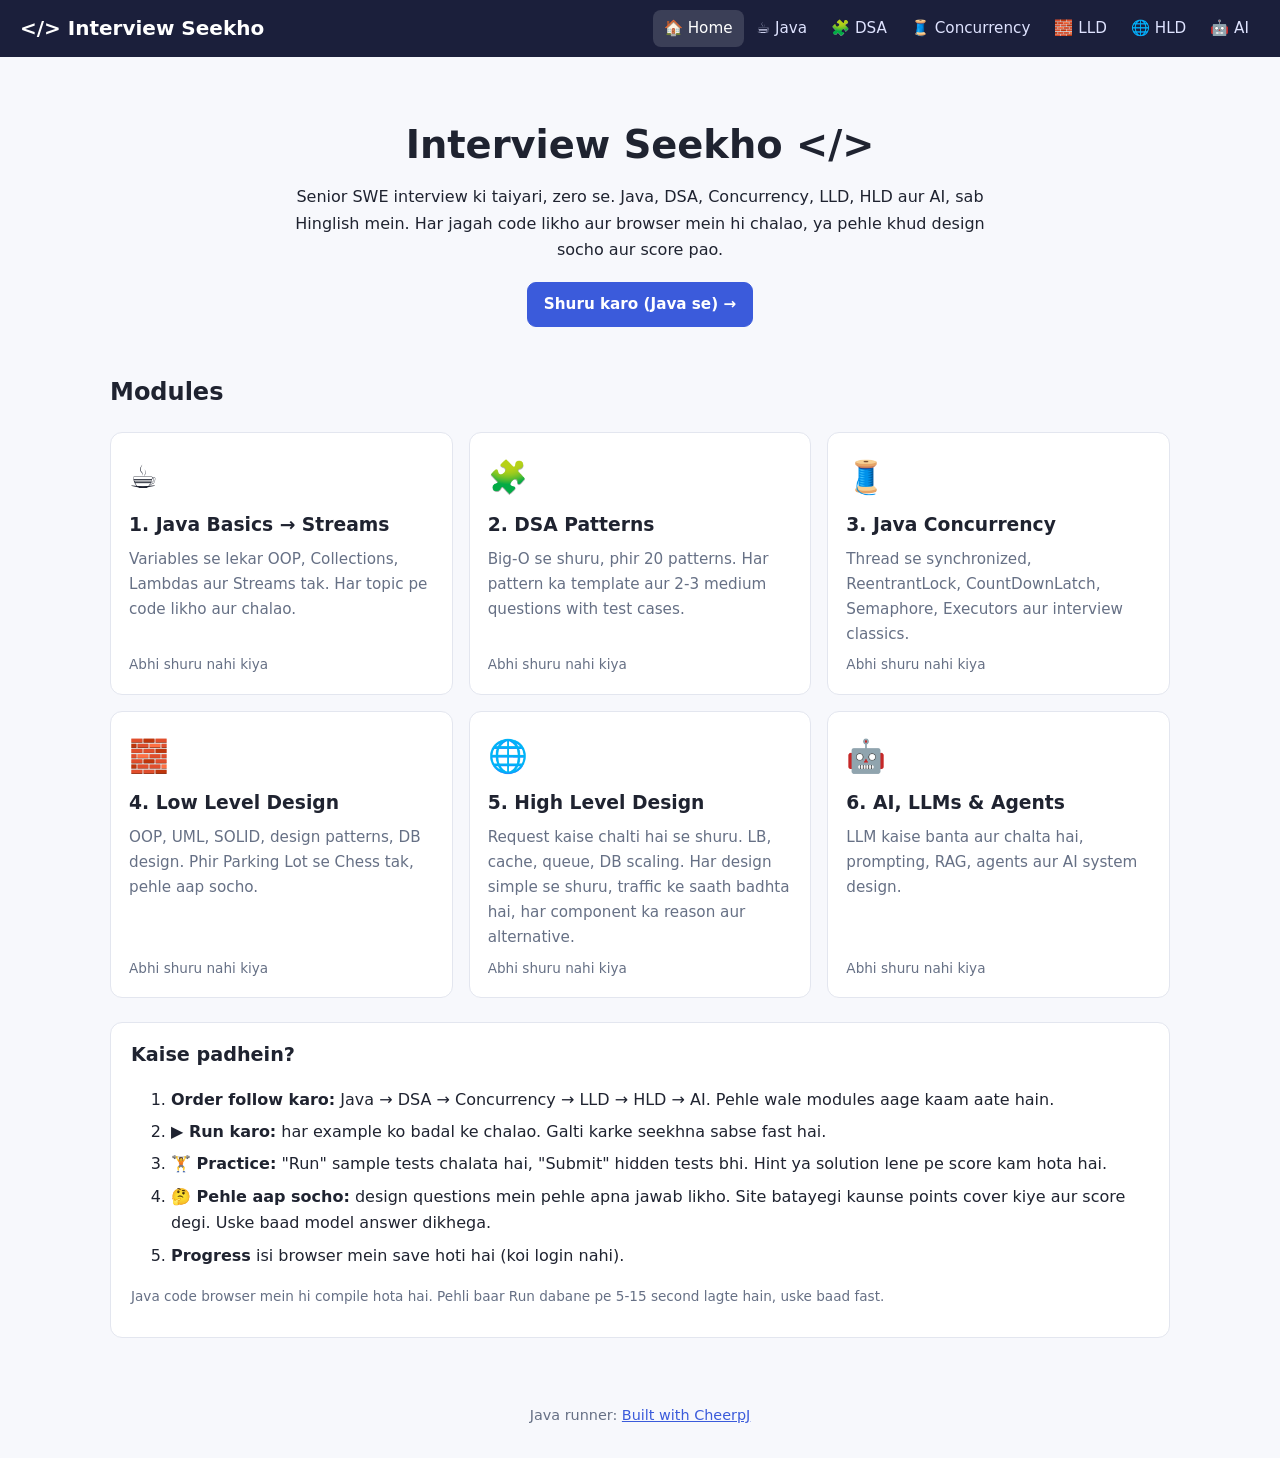
<file: index.html>
<!DOCTYPE html>
<html lang="hi">
<head>
  <meta charset="UTF-8">
  <meta name="viewport" content="width=device-width, initial-scale=1.0">
  <title>Interview Seekho - DSA, Concurrency, System Design, AI (Hinglish mein)</title>
  <link rel="stylesheet" href="css/style.css?v=5">
</head>
<body>
  <header id="site-nav"></header>

  <main class="container">
    <section class="hero">
      <h1>Interview Seekho &lt;/&gt;</h1>
      <p>Senior SWE interview ki taiyari, zero se. Java, DSA, Concurrency, LLD, HLD aur AI, sab Hinglish mein.
         Har jagah code likho aur browser mein hi chalao, ya pehle khud design socho aur score pao.</p>
      <div class="btn-row" style="justify-content:center;margin-top:18px">
        <a class="btn primary" href="learn.html?m=java">Shuru karo (Java se) →</a>
      </div>
    </section>

    <section>
      <h2>Modules</h2>
      <div id="modules" class="grid"></div>
    </section>

    <section class="panel" style="margin-top:24px">
      <h2>Kaise padhein?</h2>
      <ol class="steps">
        <li><b>Order follow karo:</b> Java → DSA → Concurrency → LLD → HLD → AI. Pehle wale modules aage kaam aate hain.</li>
        <li><b>▶️ Run karo:</b> har example ko badal ke chalao. Galti karke seekhna sabse fast hai.</li>
        <li><b>🏋️ Practice:</b> "Run" sample tests chalata hai, "Submit" hidden tests bhi. Hint ya solution lene pe score kam hota hai.</li>
        <li><b>🤔 Pehle aap socho:</b> design questions mein pehle apna jawab likho. Site batayegi kaunse points cover kiye aur score degi. Uske baad model answer dikhega.</li>
        <li><b>Progress</b> isi browser mein save hoti hai (koi login nahi).</li>
      </ol>
      <p class="muted small">Java code browser mein hi compile hota hai. Pehli baar Run dabane pe 5-15 second lagte hain, uske baad fast.</p>
    </section>
  </main>

  <footer class="footer">Java runner: <a href="https://cheerpj.com/" target="_blank" rel="noopener">Built with CheerpJ</a></footer>

  <script src="js/common.js?v=1"></script>
  <script>
    document.getElementById("modules").innerHTML = MODULES.map((m, i) => {
      const done = moduleDoneCount(m.id);
      return `<a class="card" href="learn.html?m=${m.id}">
        <div class="icon">${m.icon}</div>
        <h3>${i + 1}. ${esc(m.title)}</h3>
        <p>${esc(m.desc)}</p>
        <div class="muted small">${done ? `✅ ${done} lessons complete` : "Abhi shuru nahi kiya"}</div>
      </a>`;
    }).join("");
  </script>
</body>
</html>
</file>
<file: css/style.css>
/* Interview Seekho - common styles (desktop + mobile) */
:root {
  --brand: #3b5bdb;
  --brand-dark: #2f4ac0;
  --brand-soft: #edf2ff;
  --bg: #f7f8fc;
  --card: #ffffff;
  --text: #1f2330;
  --muted: #667085;
  --border: #e3e6ef;
  --green: #2b8a3e;
  --green-soft: #ebfbee;
  --red: #c92a2a;
  --red-soft: #fff5f5;
  --yellow-soft: #fff9db;
  --code-bg: #212121;
  --radius: 12px;
}

* { box-sizing: border-box; }

body {
  margin: 0;
  font-family: system-ui, -apple-system, "Segoe UI", sans-serif;
  background: var(--bg);
  color: var(--text);
  line-height: 1.65;
}

code, pre, .kbd { font-family: ui-monospace, "SF Mono", Menlo, Consolas, monospace; }
:not(pre) > code { background: #eef0f6; padding: 1px 6px; border-radius: 5px; font-size: 0.9em; }
a { color: var(--brand); }

.container { max-width: 1100px; margin: 0 auto; padding: 20px; }
.muted { color: var(--muted); }
.small { font-size: 0.85rem; }
.hidden { display: none !important; }

/* ---------- Navbar ---------- */
#site-nav { background: #1b1f3b; color: #fff; position: sticky; top: 0; z-index: 20; }
.nav-inner { max-width: 1300px; margin: 0 auto; padding: 10px 20px; display: flex; align-items: center; justify-content: space-between; flex-wrap: wrap; }
.brand { color: #fff; text-decoration: none; font-weight: 700; font-size: 1.25rem; }
.brand span { font-weight: 600; }
.nav-links { display: flex; gap: 2px; flex-wrap: wrap; }
.nav-links a { color: #dfe3ff; text-decoration: none; padding: 6px 11px; border-radius: 8px; font-size: 0.95rem; }
.nav-links a:hover, .nav-links a.active { background: rgba(255,255,255,0.14); color: #fff; }
.nav-toggle { display: none; background: none; border: none; color: #fff; font-size: 1.6rem; cursor: pointer; }

/* ---------- Buttons ---------- */
.btn {
  display: inline-flex; align-items: center; gap: 6px; padding: 9px 16px; border-radius: 9px;
  border: 1.5px solid var(--brand); background: #fff; color: var(--brand);
  font-size: 0.95rem; font-weight: 600; cursor: pointer; text-decoration: none;
}
.btn:hover { background: var(--brand-soft); }
.btn.primary { background: var(--brand); color: #fff; }
.btn.primary:hover { background: var(--brand-dark); }
.btn.small { padding: 5px 11px; font-size: 0.87rem; }
.btn:disabled { opacity: 0.5; cursor: not-allowed; }
.btn-row { display: flex; flex-wrap: wrap; gap: 8px; align-items: center; margin: 10px 0; }
.kbd { font-size: 0.7rem; opacity: 0.75; border: 1px solid currentColor; border-radius: 4px; padding: 0 4px; }

/* ---------- Home ---------- */
.hero { text-align: center; padding: 36px 10px 16px; }
.hero h1 { font-size: 2.4rem; margin: 0 0 8px; }
.hero p { max-width: 720px; margin: 0 auto; }
.grid { display: grid; grid-template-columns: repeat(auto-fill, minmax(300px, 1fr)); gap: 16px; }
.card {
  background: var(--card); border: 1px solid var(--border); border-radius: var(--radius);
  padding: 18px; text-decoration: none; color: inherit; transition: transform .15s, box-shadow .15s;
  display: flex; flex-direction: column; gap: 6px;
}
.card:hover { transform: translateY(-3px); box-shadow: 0 8px 22px rgba(30,40,90,0.09); }
.card h3 { margin: 0; }
.card p { margin: 0; color: var(--muted); font-size: 0.95rem; flex: 1; }
.card .icon { font-size: 2rem; }
.steps li { margin-bottom: 6px; }
.footer { text-align: center; padding: 30px 10px; color: var(--muted); font-size: 0.9rem; }

.progress { height: 7px; background: #e9ecf5; border-radius: 6px; overflow: hidden; margin: 6px 0 2px; }
.progress-fill { height: 100%; background: linear-gradient(90deg, var(--brand), #12b886); }

/* ---------- Learn layout ---------- */
.learn-layout { max-width: 1300px; margin: 0 auto; display: grid; grid-template-columns: 290px 1fr; gap: 24px; padding: 20px; }
#lesson-side { position: sticky; top: 64px; align-self: start; max-height: calc(100vh - 80px); overflow-y: auto; background: var(--card); border: 1px solid var(--border); border-radius: var(--radius); padding: 14px; }
#lesson-side .back { font-weight: 700; text-decoration: none; display: block; margin-bottom: 4px; }
.side-chapter { margin-top: 12px; }
.side-ch-title { font-weight: 700; font-size: 0.85rem; color: var(--muted); text-transform: uppercase; letter-spacing: .03em; margin-bottom: 2px; }
.side-lesson { display: block; padding: 4px 8px; border-radius: 7px; color: var(--text); text-decoration: none; font-size: 0.92rem; }
.side-lesson:hover { background: var(--brand-soft); }
.side-lesson.active { background: var(--brand); color: #fff; }
.side-lesson.soon { color: var(--muted); }
.side-lesson.active.soon { color: #fff; }
.side-lesson .tick { display: inline-block; width: 1.3em; }
#lesson-main { min-width: 0; }
.level-head h1, .lesson-head h1 { margin: 4px 0 8px; }
.panel { background: var(--card); border: 1px solid var(--border); border-radius: var(--radius); padding: 16px 20px; margin-bottom: 16px; }
.panel h2 { margin-top: 0; font-size: 1.2rem; }
.lesson-list { display: flex; flex-direction: column; }
.lesson-row { display: flex; justify-content: space-between; gap: 10px; padding: 8px 10px; border-radius: 8px; text-decoration: none; color: var(--text); }
.lesson-row:hover { background: var(--brand-soft); }
.lesson-row.soon { color: var(--muted); }
.soon-panel ul { margin: 0; }
.why-box { background: var(--brand-soft); border-left: 4px solid var(--brand); padding: 10px 14px; border-radius: 8px; }
.lesson-foot { display: flex; justify-content: space-between; align-items: center; gap: 10px; flex-wrap: wrap; margin: 30px 0 60px; padding-top: 18px; border-top: 1px solid var(--border); }

/* ---------- Blocks ---------- */
.block { margin: 18px 0; }
.block-text h2 { margin-top: 30px; font-size: 1.35rem; }
.block-text h3 { margin-top: 22px; }
.block-text table { border-collapse: collapse; width: 100%; margin: 10px 0; background: var(--card); }
.block-text th, .block-text td { border: 1px solid var(--border); padding: 7px 10px; text-align: left; vertical-align: top; }
.block-text th { background: #f1f3f9; }
.tip-box { background: var(--yellow-soft); border-left: 4px solid #f08c00; padding: 10px 14px; border-radius: 8px; }
.tip-box.warn { background: var(--red-soft); border-color: var(--red); }
.tip-box p:first-child { margin-top: 0; }
.tip-box p:last-child { margin-bottom: 0; }

.block-code, .block-exercise, .block-quiz, .block-think {
  background: var(--card); border: 1px solid var(--border); border-radius: var(--radius); padding: 14px 16px;
}
.block-exercise { border-left: 4px solid #12b886; }
.block-think { border-left: 4px solid #f08c00; }
.block-quiz { border-left: 4px solid var(--brand); }
.code-title { font-weight: 700; font-size: 0.9rem; margin-bottom: 6px; }
.file-name { font-family: ui-monospace, monospace; font-size: 0.8rem; background: var(--code-bg); color: #bbb; display: inline-block; padding: 3px 10px; border-radius: 6px 6px 0 0; margin-top: 8px; }
.CodeMirror { height: auto; min-height: 80px; border-radius: 0 8px 8px 8px; font-size: 14px; line-height: 1.5; }
.block-code .CodeMirror { border-radius: 8px; }
.cm-error-line { background: rgba(255, 70, 70, 0.28) !important; }
.plain-editor { width: 100%; min-height: 200px; font-family: ui-monospace, monospace; font-size: 14px; background: var(--code-bg); color: #eee; border-radius: 8px; padding: 10px; }
pre.code-static { background: var(--code-bg); color: #eee; padding: 12px; border-radius: 8px; overflow-x: auto; font-size: 13.5px; }

.output { margin-top: 8px; }
.out-head { font-weight: 700; margin: 6px 0; }
.out-head.good { color: var(--green); }
.out-head.bad { color: var(--red); }
pre.out { background: #0f1117; color: #d3f9d8; padding: 10px 12px; border-radius: 8px; white-space: pre-wrap; word-break: break-word; margin: 4px 0; font-size: 13px; max-height: 360px; overflow: auto; }
pre.out.expected { color: #ffe066; }
pre.out.muted { color: #888; }
.err-list { margin: 4px 0; padding-left: 20px; }
.err-list li { margin-bottom: 6px; }
.err-hint { font-size: 0.9rem; color: #5c3c00; }
.timing { font-size: 0.75rem; color: var(--muted); margin-top: 4px; }
.test-table { display: flex; flex-direction: column; gap: 4px; }
.test-row { padding: 6px 10px; border-radius: 7px; font-size: 0.92rem; }
.test-row.pass { background: var(--green-soft); }
.test-row.fail { background: var(--red-soft); }
.t-detail { margin: 4px 0 0 24px; font-size: 0.88rem; }

.ex-head, .q-head { display: flex; flex-wrap: wrap; align-items: center; gap: 8px; }
.ex-head .best, .q-head .best { margin-left: auto; }
.ex-task { margin-top: 8px; }
.ex-examples { background: #f6f7fb; border-radius: 8px; padding: 8px 12px; font-size: 0.92rem; }
.badge { background: var(--brand); color: #fff; padding: 2px 10px; border-radius: 20px; font-size: 0.78rem; font-weight: 600; white-space: nowrap; }
.badge.think { background: #f08c00; }
.block-exercise .badge { background: #12b886; }
.tag { font-size: 0.75rem; padding: 2px 8px; border-radius: 20px; background: #eee; }
.tag.lvl-Easy { background: var(--green-soft); color: var(--green); }
.tag.lvl-Medium { background: var(--yellow-soft); color: #a05a00; }
.tag.lvl-Hard { background: var(--red-soft); color: var(--red); }

.options { display: flex; flex-direction: column; gap: 6px; margin-top: 10px; }
.option { text-align: left; padding: 9px 12px; border: 1.5px solid var(--border); background: #fff; border-radius: 9px; cursor: pointer; font-size: 0.95rem; }
.option:hover:not(:disabled) { border-color: var(--brand); }
.option:disabled { cursor: default; }
.option.right { border-color: var(--green); background: var(--green-soft); }
.option.wrong { border-color: var(--red); background: var(--red-soft); }
.why { margin-top: 8px; background: #f6f7fb; padding: 8px 12px; border-radius: 8px; }

.think-context { margin-top: 8px; }
.think-input { width: 100%; margin-top: 10px; padding: 10px; border-radius: 8px; border: 1.5px solid var(--border); font: inherit; resize: vertical; }
.think-input:focus { outline: none; border-color: #f08c00; }
.shake { animation: shake .35s; }
@keyframes shake { 25% { transform: translateX(-5px); } 75% { transform: translateX(5px); } }
.rubric { margin: 10px 0; display: flex; flex-direction: column; gap: 4px; }
.rubric-item { display: flex; gap: 8px; align-items: flex-start; padding: 6px 10px; border-radius: 7px; background: #f6f7fb; cursor: pointer; }
.rubric-item.hit { background: var(--green-soft); }
.rubric-item input { display: none; }
.model-answer { background: var(--brand-soft); border-radius: 8px; padding: 10px 14px; margin-top: 8px; }

.score-chip { font-size: 0.8rem; font-weight: 700; padding: 2px 9px; border-radius: 20px; white-space: nowrap; }
.rating { display: flex; align-items: center; gap: 14px; padding: 10px 14px; border-radius: 10px; margin: 8px 0; }
.rating-score { font-size: 1.5rem; font-weight: 800; white-space: nowrap; }
.great { background: #d3f9d8; color: #1b5e20; }
.good  { background: #e7f5ff; color: #1864ab; }
.ok    { background: var(--yellow-soft); color: #7a4b00; }
.low   { background: var(--red-soft); color: var(--red); }

/* ---------- Mobile ---------- */
@media (max-width: 860px) {
  .learn-layout { grid-template-columns: 1fr; padding: 12px; }
  #lesson-side { position: static; max-height: none; }
}
@media (max-width: 700px) {
  .nav-toggle { display: block; }
  .nav-links { display: none; width: 100%; flex-direction: column; padding-top: 8px; }
  .nav-links.open { display: flex; }
  .hero h1 { font-size: 1.9rem; }
  .CodeMirror { font-size: 13px; }
}

/* ---------- References ---------- */
.ref-list { margin: 0; padding-left: 4px; list-style: none; }
.ref-list li { margin: 4px 0; }
.panel.refs h3 { margin-top: 0; }

/* ---------- Diagrams (text html mein <pre class="diagram">) ---------- */
pre.diagram { background: #f6f7fb; border: 1px dashed #c5cbe0; color: #2a2f45; padding: 12px 14px; border-radius: 8px; overflow-x: auto; font-size: 13px; line-height: 1.45; }

/* ---------- steps ---------- */
.block-steps { background: var(--card); border: 1px solid var(--border); border-left: 4px solid #7950f2; border-radius: var(--radius); padding: 14px 16px; }
.steps-stage { min-height: 120px; background: #fbfaff; border-radius: 8px; padding: 12px 14px; }
.step-title { font-weight: 700; margin-bottom: 6px; }
.steps-dots { display: flex; flex-wrap: wrap; gap: 5px; }
.dot { width: 11px; height: 11px; border-radius: 50%; border: none; background: #d0d4e4; cursor: pointer; padding: 0; }
.dot.on { background: #7950f2; }

/* Array / pointer visual: <div class="arr"><span class="cell">2</span><span class="cell hl">7</span></div>
   Pointer row:            <div class="arr ptrs"><span class="cell">L</span><span class="cell"></span></div> */
.arr { display: flex; flex-wrap: wrap; gap: 4px; margin: 6px 0; font-family: ui-monospace, monospace; }
.arr .cell { min-width: 38px; height: 38px; display: inline-flex; align-items: center; justify-content: center; border: 1.5px solid #c5cbe0; border-radius: 6px; background: #fff; padding: 0 6px; }
.arr .cell.hl { background: #fff3bf; border-color: #f08c00; font-weight: 700; }
.arr .cell.ok { background: #d3f9d8; border-color: var(--green); }
.arr .cell.bad { background: #ffe3e3; border-color: var(--red); }
.arr .cell.dim { opacity: 0.35; }
.arr .cell.win { background: #e5dbff; border-color: #7950f2; }
.arr.ptrs .cell { border: none; background: none; height: 20px; color: #7950f2; font-weight: 700; font-size: 0.8rem; }
/* Thread timeline: <table class="lanes"><tr><th>T1</th><td class="run">...</td></tr></table> */
table.lanes { border-collapse: collapse; font-size: 0.85rem; margin: 6px 0; }
table.lanes th, table.lanes td { border: 1px solid var(--border); padding: 4px 8px; text-align: center; }
table.lanes td.run { background: #d3f9d8; }
table.lanes td.wait { background: #fff3bf; }
table.lanes td.block { background: #ffe3e3; }
table.lanes td.lock { background: #e5dbff; font-weight: 700; }

/* ---------- pick / order ---------- */
.block-pick, .block-order, .block-sim, .block-sampling { background: var(--card); border: 1px solid var(--border); border-radius: var(--radius); padding: 14px 16px; }
.block-pick, .block-order { border-left: 4px solid #f08c00; }
.block-sim, .block-sampling { border-left: 4px solid #1098ad; }
.pick-options { display: flex; flex-direction: column; gap: 6px; margin: 10px 0; }
.pick-opt { display: block; padding: 8px 12px; border: 1.5px solid var(--border); border-radius: 9px; cursor: pointer; }
.pick-opt input { margin-right: 6px; }
.pick-opt.right { border-color: var(--green); background: var(--green-soft); }
.pick-opt.wrong { border-color: var(--red); background: var(--red-soft); }
.pick-opt.missed { border-color: #f08c00; background: var(--yellow-soft); }
.pick-why { font-size: 0.88rem; margin-top: 4px; }
.order-list { display: flex; flex-direction: column; gap: 6px; margin: 10px 0; }
.order-item { display: flex; align-items: center; gap: 10px; padding: 7px 10px; border: 1.5px solid var(--border); border-radius: 9px; background: #fff; }
.order-item.right { border-color: var(--green); background: var(--green-soft); }
.order-item.wrong { border-color: var(--red); background: var(--red-soft); }
.order-num { font-weight: 800; color: var(--muted); min-width: 1.4em; }
.order-text { flex: 1; }
.order-btns { display: flex; gap: 4px; }

/* ---------- sim ---------- */
.sim-goal { background: #e3fafc; padding: 8px 12px; border-radius: 8px; margin: 8px 0; }
.sim-grid { display: grid; grid-template-columns: 280px 1fr; gap: 16px; margin-top: 10px; }
.sim-controls { display: flex; flex-direction: column; gap: 10px; }
.sim-controls.two { display: grid; grid-template-columns: 1fr 1fr; gap: 14px; margin: 10px 0; }
.sim-controls label { display: flex; flex-direction: column; font-size: 0.92rem; }
.sim-controls label.sim-toggle { flex-direction: row; gap: 6px; align-items: center; }
.sim-controls input[type=range] { width: 100%; }
.sim-controls input:disabled { opacity: 0.4; }
.sim-flow { font-size: 0.92rem; background: #f6f7fb; padding: 6px 10px; border-radius: 8px; margin-bottom: 8px; }
.sim-comp { margin-bottom: 8px; }
.sim-comp-head { display: flex; justify-content: space-between; font-size: 0.9rem; }
.sim-bar { height: 12px; background: #e9ecf5; border-radius: 6px; overflow: hidden; flex: 1; }
.sim-fill { height: 100%; transition: width .2s; }
.sim-fill.green { background: #40c057; }
.sim-fill.yellow { background: #fab005; }
.sim-fill.red { background: #fa5252; }
.sim-stats { display: grid; grid-template-columns: repeat(3, 1fr); gap: 8px; margin-top: 10px; }
.sim-stats > div { background: #f6f7fb; border-radius: 8px; padding: 6px 10px; display: flex; flex-direction: column; }
.bad-text { color: var(--red); }
.sim-explain .tip-box { margin: 6px 0; }

/* ---------- sampling ---------- */
.sampling-prompt { font-size: 1.15rem; margin: 10px 0; }
.sampled { background: #fff3bf; padding: 0 6px; border-radius: 4px; font-weight: 700; }
.prob-bars { display: flex; flex-direction: column; gap: 5px; }
.prob-row { display: grid; grid-template-columns: 110px 1fr 60px; gap: 8px; align-items: center; font-size: 0.92rem; }
.prob-row.cut { opacity: 0.35; }
.prob-tok { font-family: ui-monospace, monospace; }
.prob-val { text-align: right; font-variant-numeric: tabular-nums; }

@media (max-width: 860px) {
  .sim-grid { grid-template-columns: 1fr; }
  .sim-controls.two { grid-template-columns: 1fr; }
}

/* ---------- flow (animated architecture diagram) ---------- */
.block-flow { background: var(--card); border: 1px solid var(--border); border-left: 4px solid #e8590c; border-radius: var(--radius); padding: 14px 16px; }
.flow-stage { background: #fcfcfe; border: 1px solid #eef0f6; border-radius: 10px; padding: 6px; }
.flow-svg { width: 100%; height: auto; display: block; font-family: system-ui, -apple-system, "Segoe UI", sans-serif; }
.flow-edge { stroke: #adb5bd; stroke-width: 2; transition: stroke .3s, stroke-width .3s; }
.flow-edge.dashed { stroke-dasharray: 6 5; }
.flow-edge.hot { stroke: #e8590c; stroke-width: 3; }
.flow-edge-label { font-size: 13px; fill: #868e96; }
.flow-node rect { stroke: #ced4da; stroke-width: 1.5; transition: stroke .3s, fill .3s, opacity .3s; }
.flow-node .flow-label { font-size: 15px; font-weight: 700; fill: #1f2330; }
.flow-node .flow-sub { font-size: 12.5px; fill: #667085; }
.flow-node.active rect { stroke: #e8590c; stroke-width: 3; }
.flow-node.pulse rect { stroke: #f03e3e; stroke-width: 3; }
.flow-node.fail rect { fill: #ffe3e3 !important; stroke: #c92a2a; stroke-width: 3; stroke-dasharray: 5 3; }
.flow-node.fail .flow-label { fill: #c92a2a; }
.flow-node.dim { opacity: 0.3; }
.flow-dot { filter: drop-shadow(0 0 4px rgba(240, 62, 62, 0.6)); }
.flow-caption { min-height: 60px; background: #fff8f2; border-radius: 8px; padding: 10px 14px; margin-top: 8px; }
.flow-caption p:last-child { margin-bottom: 0; }

/* ---------- explanation Q&A (HLD) ---------- */
.qa { background: var(--card); border: 1px solid var(--border); border-left: 4px solid #1098ad; border-radius: var(--radius); padding: 12px 16px; }
.qa-q { font-size: 1.02rem; margin-bottom: 6px; }
.qa-points { background: #f1f8fa; border-radius: 8px; padding: 6px 12px; margin: 8px 0; }
.qa-points ul { margin: 4px 0; }
.qa-a { margin-top: 6px; }
.qa-options { list-style: none; padding-left: 0; }
.qa-options li { padding: 6px 0; border-bottom: 1px dashed var(--border); }
.qa-options li:last-child { border-bottom: none; }

/* ---------- HLD faisla card ---------- */
.decision-card { background: var(--card); border: 1px solid var(--border); border-left: 4px solid #2f9e44; border-radius: var(--radius); padding: 4px 16px 14px; }
.decision-card th { width: 150px; white-space: nowrap; }

/* ---------- DSA problem statements ---------- */
.ex-case pre { margin: 4px 0 10px; }
.block-exercise h4 { margin: 12px 0 4px; }

/* ---------- Mobile polish (2026-11-14) ---------- */
html { -webkit-text-size-adjust: 100%; text-size-adjust: 100%; }
.block-text, .why, .qa, .tip-box, .flow-caption, .model-answer, .ex-task { overflow-wrap: break-word; }
img, svg { max-width: 100%; }

@media (max-width: 700px) {
  body { font-size: 15.5px; line-height: 1.6; }
  .block-text h2 { font-size: 1.2rem; }
  .block-code, .block-exercise, .block-quiz, .block-think, .block-steps, .block-flow,
  .block-pick, .block-order, .block-sim, .block-sampling, .qa, .decision-card { padding: 12px; }

  /* Wide tables: page nahi, sirf table side mein scroll ho */
  .block-text table, table.lanes { display: block; overflow-x: auto; -webkit-overflow-scrolling: touch; }
  .block-text th, .block-text td { padding: 6px 8px; min-width: 90px; }
  .decision-card th { width: auto; white-space: normal; min-width: 90px; }

  /* Flow diagram: phone pe readable size, side scroll */
  .flow-stage { overflow-x: auto; -webkit-overflow-scrolling: touch; }
  .flow-svg { min-width: 720px; }
  .flow-stage::before { content: "← diagram ko side mein scroll karo →"; display: block; font-size: 0.75rem; color: var(--muted); text-align: center; margin-bottom: 4px; }

  /* Code / diagrams */
  pre.code-static, pre.diagram, pre.out { font-size: 12.5px; }
  .CodeMirror { font-size: 13px; }

  /* iOS 16px se chhote input pe zoom karta hai */
  .think-input, .plain-editor, input, select, textarea { font-size: 16px; }

  /* Touch targets */
  .option, .pick-opt, .btn { min-height: 40px; }
  .dot { width: 14px; height: 14px; }
  .prob-row { grid-template-columns: 90px 1fr 52px; font-size: 0.85rem; }
  .sim-stats { grid-template-columns: repeat(2, 1fr); }
  .arr .cell { min-width: 32px; height: 32px; }
}

@media (prefers-reduced-motion: reduce) {
  .shake { animation: none; }
  .sim-fill, .flow-edge, .flow-node rect { transition: none; }
}
</file>
